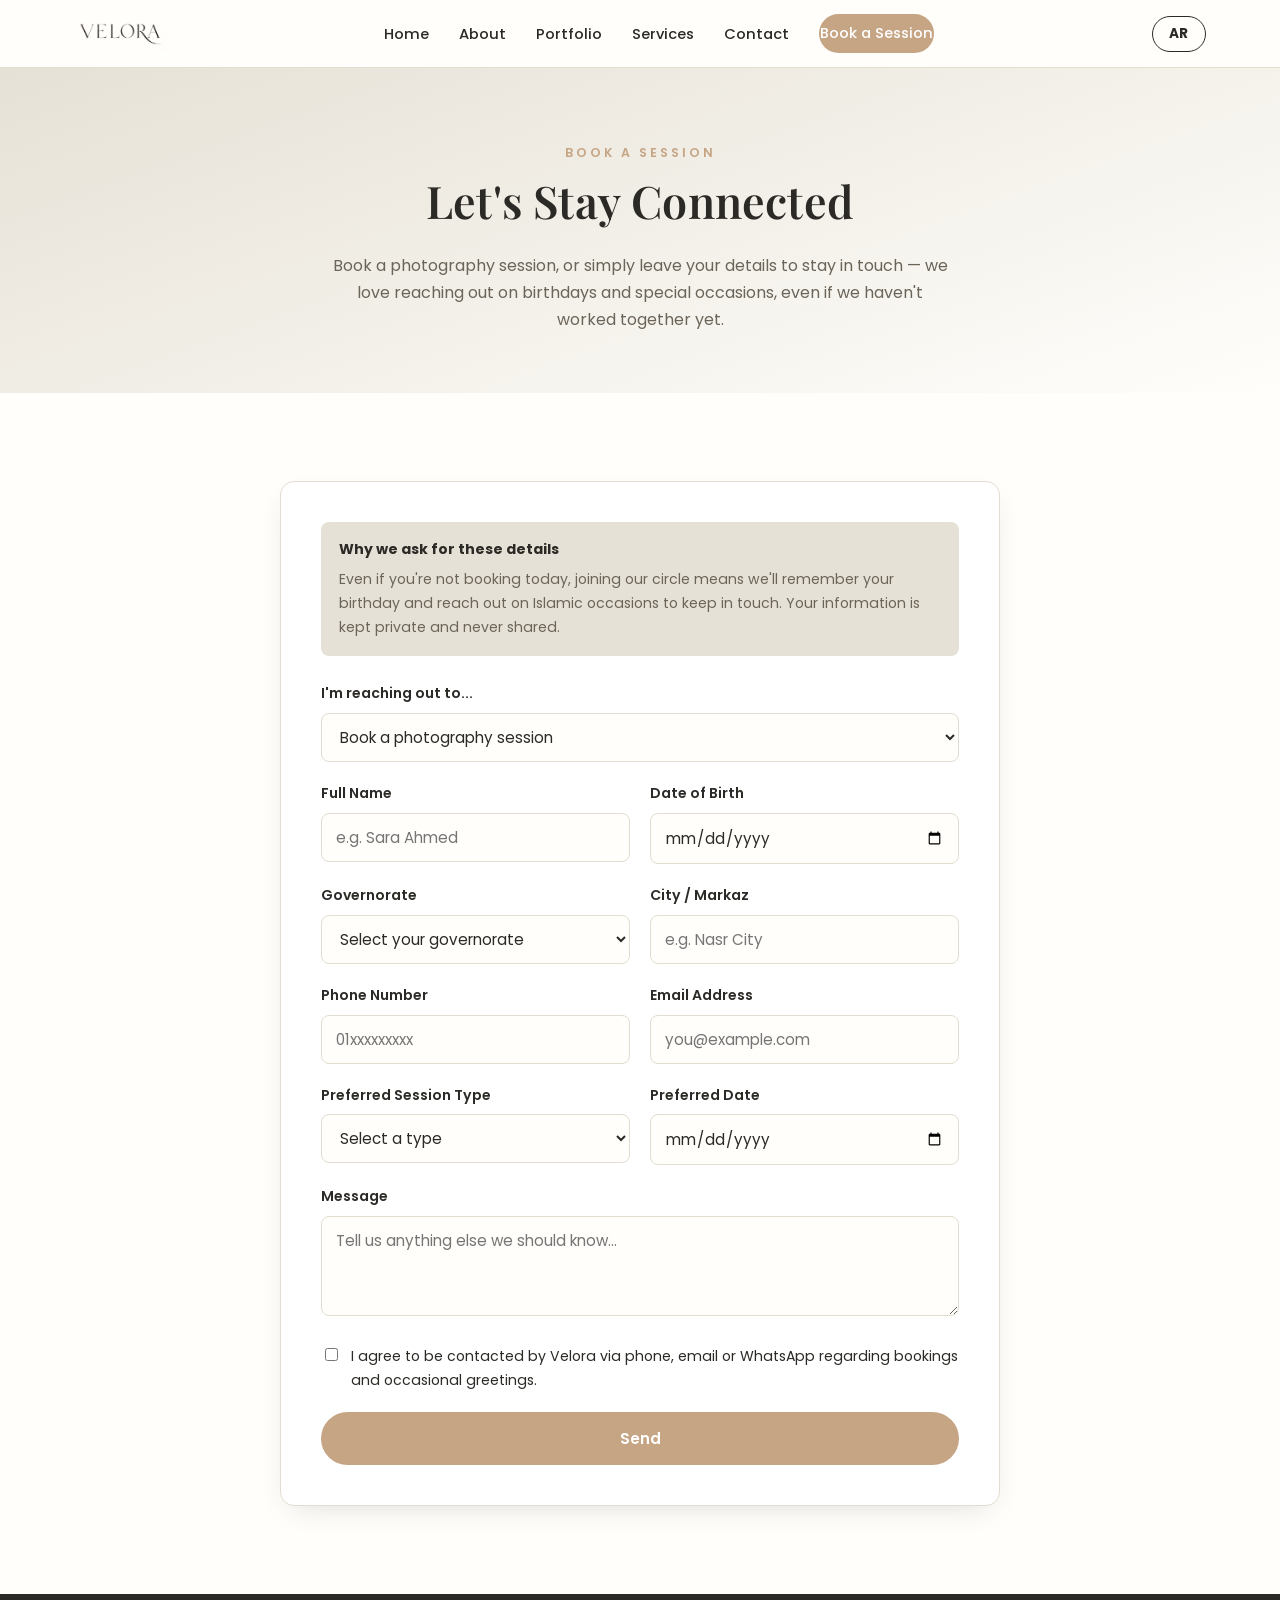
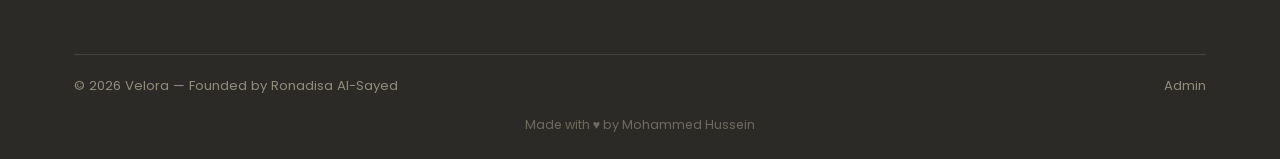
<file: booking.html>
<!DOCTYPE html>
<html lang="en">
<head>
<meta charset="UTF-8">
<meta name="viewport" content="width=device-width, initial-scale=1.0">
<title>Book a Session — Velora Photography</title>
<meta name="description" content="Book a photography session with Velora, or leave your details to stay in touch.">
<link rel="icon" type="image/svg+xml" href="assets/images/favicon.svg">
<link rel="preconnect" href="https://fonts.googleapis.com">
<link href="https://fonts.googleapis.com/css2?family=Playfair+Display:wght@500;600;700&family=Poppins:wght@300;400;500;600;700&family=Cairo:wght@400;500;600;700;800&display=swap" rel="stylesheet">
<link rel="stylesheet" href="assets/css/style.css">
</head>
<body>

<header class="site-header">
  <nav class="nav">
    <a class="brand" href="index.html">
      <img src="assets/images/velora-logo.png" alt="Velora" class="brand-logo-img">
    </a>
    <ul class="nav-links">
      <li><a href="index.html" data-i18n="nav.home">Home</a></li>
      <li><a href="about.html" data-i18n="nav.about">About</a></li>
      <li><a href="portfolio.html" data-i18n="nav.portfolio">Portfolio</a></li>
      <li><a href="services.html" data-i18n="nav.services">Services</a></li>
      <li><a href="contact.html" data-i18n="nav.contact">Contact</a></li>
      <li><a href="booking.html" class="btn btn-primary active" data-i18n="nav.booking">Book a Session</a></li>
    </ul>
    <div class="nav-actions">
      <button class="lang-toggle" type="button">AR</button>
      <button class="nav-toggle" type="button" aria-label="Menu" aria-expanded="false">
        <span></span><span></span><span></span>
      </button>
    </div>
  </nav>
</header>

<section class="page-hero">
  <div class="container">
    <span class="eyebrow" data-i18n="booking.eyebrow">Book a Session</span>
    <h1 data-i18n="booking.heroTitle">Let's Stay Connected</h1>
    <p data-i18n="booking.heroSubtitle">Book a photography session, or simply leave your details to stay in touch.</p>
  </div>
</section>

<section class="section">
  <div class="container">
    <div class="form-card">
      <div class="form-note">
        <strong data-i18n="booking.noteTitle">Why we ask for these details</strong>
        <p style="margin:6px 0 0;" data-i18n="booking.noteText">Even if you're not booking today, joining our circle means we'll remember your birthday.</p>
      </div>

      <form id="booking-form" novalidate>
        <!-- honeypot (hidden from real visitors) -->
        <div class="hp-field" aria-hidden="true">
          <label for="company_website">Company Website</label>
          <input type="text" id="company_website" name="company_website" tabindex="-1" autocomplete="off">
        </div>

        <div class="field">
          <label for="purpose" data-i18n="booking.labelPurpose">I'm reaching out to...</label>
          <select id="purpose" name="purpose" required>
            <option value="book" data-i18n="booking.optionBook">Book a photography session</option>
            <option value="contact" data-i18n="booking.optionContact">Just stay in touch</option>
          </select>
        </div>

        <div class="form-row">
          <div class="field">
            <label for="name" data-i18n="booking.labelName">Full Name</label>
            <input type="text" id="name" name="name" required data-i18n-ph="booking.phName" placeholder="e.g. Sara Ahmed">
          </div>
          <div class="field">
            <label for="dob" data-i18n="booking.labelDob">Date of Birth</label>
            <input type="date" id="dob" name="dob" required>
          </div>
        </div>

        <div class="form-row">
          <div class="field">
            <label for="governorate" data-i18n="booking.labelGovernorate">Governorate</label>
            <select id="governorate" name="governorate" required></select>
          </div>
          <div class="field">
            <label for="city" data-i18n="booking.labelCity">City / Markaz</label>
            <input type="text" id="city" name="city" required data-i18n-ph="booking.phCity" placeholder="e.g. Nasr City">
          </div>
        </div>

        <div class="form-row">
          <div class="field">
            <label for="phone" data-i18n="booking.labelPhone">Phone Number</label>
            <input type="tel" id="phone" name="phone" required data-i18n-ph="booking.phPhone" placeholder="01xxxxxxxxx">
          </div>
          <div class="field">
            <label for="email" data-i18n="booking.labelEmail">Email Address</label>
            <input type="email" id="email" name="email" required data-i18n-ph="booking.phEmail" placeholder="you@example.com">
          </div>
        </div>

        <div class="form-row">
          <div class="field" id="session-type-field">
            <label for="session-type" data-i18n="booking.labelSessionType">Preferred Session Type</label>
            <select id="session-type" name="session-type" required>
              <option value="" data-i18n="booking.phSessionType">Select a type</option>
              <option value="portrait" data-i18n="booking.optPortrait">Artistic Portraits</option>
              <option value="street" data-i18n="booking.optStreet">Street Photography</option>
              <option value="other" data-i18n="booking.optOther">Not sure yet</option>
            </select>
          </div>
          <div class="field" id="preferred-date-field">
            <label for="preferred-date" data-i18n="booking.labelPreferredDate">Preferred Date</label>
            <input type="date" id="preferred-date" name="preferred-date" required>
          </div>
        </div>

        <div class="field">
          <label for="message" data-i18n="booking.labelMessage">Message</label>
          <textarea id="message" name="message" required data-i18n-ph="booking.phMessage" placeholder="Tell us anything else..."></textarea>
        </div>

        <div class="field checkbox-field">
          <input type="checkbox" id="consent" name="consent" required>
          <label for="consent" data-i18n="booking.consentText">I agree to be contacted by Velora regarding bookings and occasional greetings.</label>
        </div>

        <button type="submit" id="submit-btn" class="btn btn-primary btn-block" data-i18n="booking.submitBtn">Send</button>

        <div id="form-msg" class="form-msg"></div>
      </form>
    </div>
  </div>
</section>

<footer class="site-footer">
  <div class="container">
    <div class="footer-bottom">
      <span>&copy; <span class="js-year">2026</span> Velora — <span data-i18n="footer.founder">Founded by Ronadisa Al-Sayed</span></span>
      <a href="login.html" data-i18n="footer.admin">Admin</a>
    </div>
    <div class="footer-credit">Made with &#9829;&#65039; by Mohammed Hussein</div>
  </div>
</footer>

<script src="assets/js/i18n.js"></script>
<script src="assets/js/governorates.js"></script>
<script src="assets/js/firebase-config.js"></script>
<script src="assets/js/main.js"></script>
<script src="assets/js/booking.js"></script>
</body>
</html>
</file>
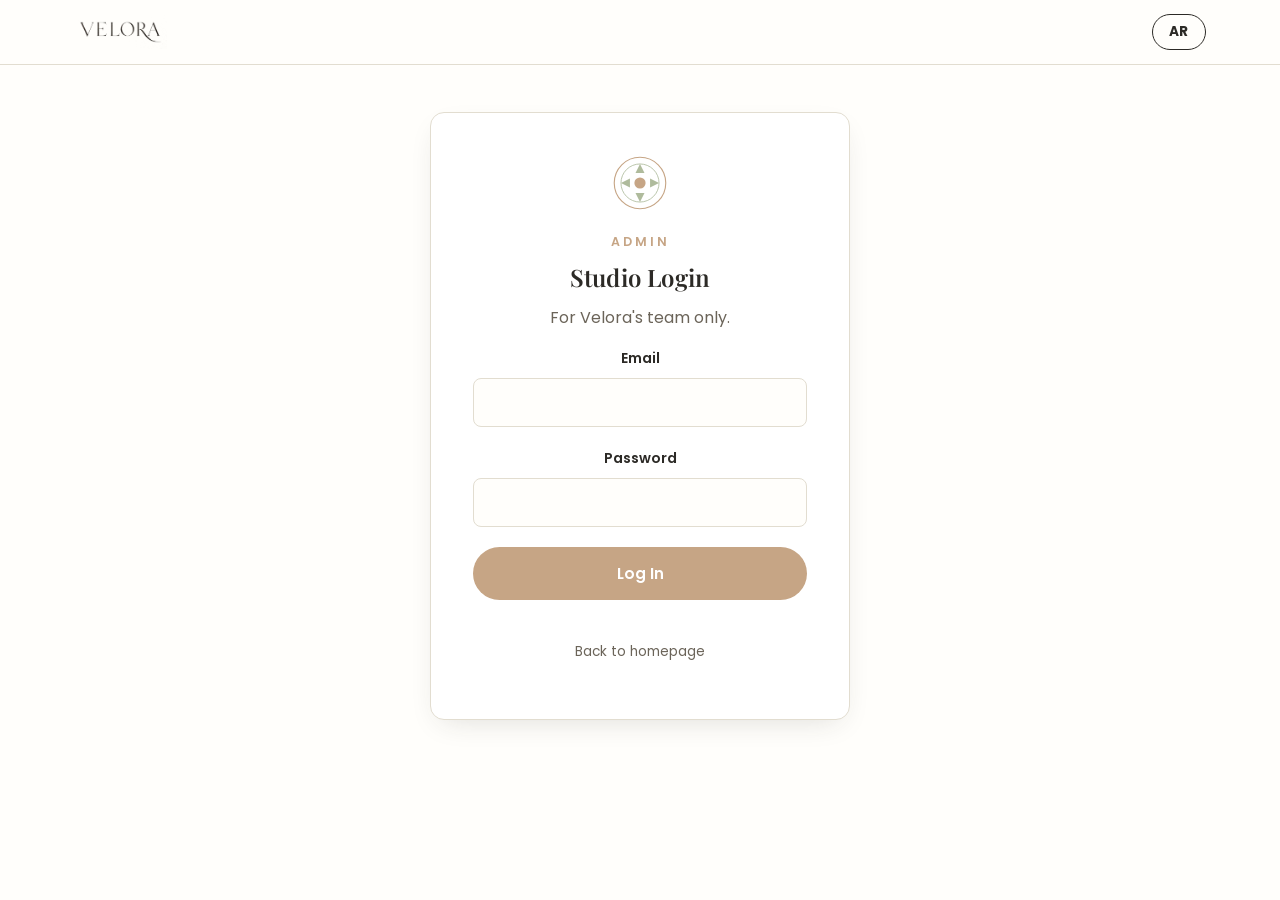
<file: login.html>
<!DOCTYPE html>
<html lang="en">
<head>
<meta charset="UTF-8">
<meta name="viewport" content="width=device-width, initial-scale=1.0">
<title>Studio Login — Velora</title>
<meta name="robots" content="noindex">
<link rel="icon" type="image/svg+xml" href="assets/images/favicon.svg">
<link rel="preconnect" href="https://fonts.googleapis.com">
<link href="https://fonts.googleapis.com/css2?family=Playfair+Display:wght@500;600;700&family=Poppins:wght@300;400;500;600;700&family=Cairo:wght@400;500;600;700;800&display=swap" rel="stylesheet">
<link rel="stylesheet" href="assets/css/style.css">
</head>
<body>

<header class="site-header">
  <nav class="nav">
    <a class="brand" href="index.html">
      <img src="assets/images/velora-logo.png" alt="Velora" class="brand-logo-img">
    </a>
    <ul class="nav-links"></ul>
    <div class="nav-actions">
      <button class="lang-toggle" type="button">AR</button>
    </div>
  </nav>
</header>

<div class="auth-wrap">
  <div class="auth-card">
    <img src="assets/images/logo-mark.svg" alt="Velora">
    <span class="eyebrow" data-i18n="login.eyebrow">Admin</span>
    <h2 data-i18n="login.title">Studio Login</h2>
    <p data-i18n="login.subtitle">For Velora's team only.</p>

    <form id="login-form">
      <div class="field">
        <label for="login-email" data-i18n="login.labelEmail">Email</label>
        <input type="email" id="login-email" name="login-email" required autocomplete="username">
      </div>
      <div class="field">
        <label for="login-password" data-i18n="login.labelPassword">Password</label>
        <input type="password" id="login-password" name="login-password" required autocomplete="current-password">
      </div>
      <button type="submit" id="login-submit" class="btn btn-primary btn-block" data-i18n="login.submitBtn">Log In</button>
      <div id="login-msg" class="form-msg"></div>
    </form>

    <p class="mt-40" style="font-size:0.85rem;">
      <a href="index.html" data-i18n="login.back">Back to homepage</a>
    </p>
  </div>
</div>

<script src="assets/js/i18n.js"></script>
<script src="assets/js/governorates.js"></script>
<script src="assets/js/firebase-config.js"></script>
<script src="assets/js/main.js"></script>
<script src="assets/js/login.js"></script>
</body>
</html>
</file>
<file: assets/css/style.css>
/* =========================================================
   Velora — Photography Studio
   Palette: off-white #fffefb | light orange #e6e1d6
            gray green #afbb9c | gray orange #c6a585
   ========================================================= */

:root{
  --c-bg:        #fffefb;
  --c-bg-alt:    #e6e1d6;
  --c-green:     #afbb9c;
  --c-orange:    #c6a585;
  --c-text:      #2c2a26;
  --c-text-soft: #6b6459;
  --c-white:     #ffffff;
  --c-border:    #e2ddd0;

  --font-en-display: 'Playfair Display', 'Cairo', serif;
  --font-en-body:    'Poppins', 'Cairo', sans-serif;
  --font-ar:         'Cairo', 'Poppins', sans-serif;

  --radius: 14px;
  --radius-sm: 8px;
  --shadow-soft: 0 10px 30px -12px rgba(44,42,38,0.18);
  --shadow-card: 0 6px 20px -8px rgba(44,42,38,0.15);
  --transition: 0.28s ease;
  --max-width: 1180px;
}

*{ box-sizing: border-box; }
html{ scroll-behavior: smooth; }

body{
  margin: 0;
  background: var(--c-bg);
  color: var(--c-text);
  font-family: var(--font-en-body);
  font-size: 16px;
  line-height: 1.7;
  -webkit-font-smoothing: antialiased;
}

html[lang="ar"] body{ font-family: var(--font-ar); }
html[dir="rtl"] { direction: rtl; }

h1,h2,h3,h4{
  font-family: var(--font-en-display);
  font-weight: 600;
  line-height: 1.25;
  margin: 0 0 0.5em;
  color: var(--c-text);
  letter-spacing: 0.2px;
}
html[lang="ar"] h1, html[lang="ar"] h2, html[lang="ar"] h3, html[lang="ar"] h4{
  font-family: var(--font-ar);
  font-weight: 700;
}

p{ margin: 0 0 1em; color: var(--c-text-soft); }
a{ color: inherit; text-decoration: none; }
img{ max-width: 100%; display:block; }
ul{ margin:0; padding:0; }
button{ font-family: inherit; cursor: pointer; }

.container{
  max-width: var(--max-width);
  margin: 0 auto;
  padding: 0 24px;
}

.eyebrow{
  display:inline-block;
  font-size: 0.78rem;
  letter-spacing: 3px;
  text-transform: uppercase;
  color: var(--c-orange);
  font-weight: 600;
  margin-bottom: 10px;
}
html[lang="ar"] .eyebrow{ letter-spacing: 1px; }
/* Alternating sections already use a tinted background for rhythm down
   the page — tying the kicker color to that same alternation adds more
   of the brand green without touching the primary (orange) action color
   used on buttons and links. */
.section-alt .eyebrow{ color: var(--c-green); }

.section{ padding: 88px 0; }
.section-sm{ padding: 56px 0; }
.section-alt{ background: var(--c-bg-alt); }
.text-center{ text-align: center; }
.section-head{ max-width: 680px; margin: 0 auto 48px; text-align:center; }

/* ---------- Buttons ---------- */
.btn{
  display: inline-flex;
  align-items: center;
  gap: 8px;
  padding: 14px 30px;
  border-radius: 999px;
  font-weight: 600;
  font-size: 0.95rem;
  border: 1.5px solid transparent;
  transition: var(--transition);
  white-space: nowrap;
}
.btn-primary{ background: var(--c-orange); color: #fff; }
.btn-primary:hover{ background: #b18f6f; transform: translateY(-2px); box-shadow: var(--shadow-card); }
.btn-outline{ background: transparent; border-color: var(--c-text); color: var(--c-text); }
.btn-outline:hover{ background: var(--c-text); color: #fff; }
.btn-light{ background: var(--c-white); color: var(--c-text); }
.btn-light:hover{ background: var(--c-green); color:#fff; }
.btn-block{ width:100%; justify-content:center; }
.btn:disabled{ opacity:0.6; cursor:not-allowed; transform:none !important; }

/* ---------- Header / Nav ---------- */
.site-header{
  position: sticky; top:0; z-index: 500;
  background: rgba(255,254,251,0.92);
  backdrop-filter: blur(8px);
  border-bottom: 1px solid var(--c-border);
}
.nav{
  display:flex; align-items:center; justify-content:space-between;
  padding: 14px 24px;
  max-width: var(--max-width);
  margin: 0 auto;
}
.brand{ display:flex; align-items:center; gap:10px; }
.brand img{ width: 38px; height:38px; }
.brand .wordmark{
  font-family: var(--font-en-display);
  font-size: 1.5rem; font-weight:700; letter-spacing: 1px;
  color: var(--c-text);
}
html[lang="ar"] .brand .wordmark{ font-family: var(--font-ar); }
.brand img.brand-logo-img{ width: auto; height: 34px; }
@media (max-width: 480px){ .brand img.brand-logo-img{ height: 28px; } }

.nav-links{
  display:flex; align-items:center; gap: 30px;
  list-style:none;
}
.nav-links a{
  font-size: 0.92rem; font-weight: 500; color: var(--c-text);
  position: relative; padding: 6px 0;
  transition: var(--transition);
}
.nav-links a:not(.btn):hover, .nav-links a.active:not(.btn){ color: var(--c-orange); }
/* The "Book a Session" nav item is a solid-color pill (.btn-primary), so it
   always keeps white text for contrast — never the same brown/orange used
   for plain text links, and never a color matching its own background. */
.nav-links a.btn{ color: #fff; }
.nav-links a.active:not(.btn)::after{
  content:''; position:absolute; bottom:-2px; left:0; right:0; height:2px;
  background: var(--c-orange); border-radius: 2px;
}
.nav-actions{ display:flex; align-items:center; gap: 14px; }

.lang-toggle{
  border: 1.5px solid var(--c-text); background: transparent;
  color: var(--c-text); border-radius: 999px; padding: 7px 16px;
  font-size: 0.85rem; font-weight: 700; letter-spacing: 0.5px;
  transition: var(--transition);
}
.lang-toggle:hover{ background: var(--c-text); color: #fff; }

.nav-toggle{
  display:none; background:none; border:none; flex-direction:column; gap:5px; padding: 6px;
}
.nav-toggle span{ width:24px; height:2px; background: var(--c-text); border-radius:2px; }

@media (max-width: 880px){
  .nav-links{
    position:absolute; top:100%; left:0; right:0;
    background: var(--c-bg); flex-direction:column; align-items:flex-start;
    padding: 20px 24px; gap: 18px; border-bottom: 1px solid var(--c-border);
    display:none; box-shadow: var(--shadow-soft);
  }
  .nav-links.open{ display:flex; }
  .nav-toggle{ display:flex; }
}

/* ---------- Hero ---------- */
.hero{
  position: relative;
  padding: 130px 0 110px;
  overflow: hidden;
  background: linear-gradient(160deg, var(--c-bg) 0%, var(--c-bg-alt) 100%);
}
.hero-blob{
  position:absolute; border-radius:50%; filter: blur(10px); opacity:0.55;
  animation: float 12s ease-in-out infinite;
}
.hero-blob.b1{ width:340px; height:340px; background: var(--c-green); top:-120px; right:-90px; }
.hero-blob.b2{ width:260px; height:260px; background: var(--c-orange); bottom:-100px; left:-80px; animation-delay: 2s; }
@keyframes float{ 0%,100%{ transform: translateY(0) scale(1); } 50%{ transform: translateY(-22px) scale(1.05); } }

.hero.has-photo{ background-size: cover; background-position: center; }
.hero.has-photo::after{
  content:''; position:absolute; inset:0; z-index:1;
  background: linear-gradient(180deg, rgba(20,18,15,0.45), rgba(20,18,15,0.6));
}
.hero.has-photo .hero-blob{ display:none; }
.hero.has-photo h1, .hero.has-photo .hero-sub{ color:#fff; }
.hero.has-photo .hero-sub{ color: rgba(255,255,255,0.9); }
.hero-inner{ position:relative; z-index:2; text-align:center; max-width: 780px; margin: 0 auto; }
.hero-mark{ width: 74px; height:74px; margin: 0 auto 22px; opacity:0.9; }
.hero h1{ font-size: clamp(2.3rem, 5vw, 3.6rem); margin-bottom: 14px; }
.hero .hero-sub{ font-size: 1.15rem; color: var(--c-text-soft); margin-bottom: 34px; }
.hero-ctas{ display:flex; justify-content:center; gap:16px; flex-wrap:wrap; }

.page-hero{
  padding: 70px 0 60px;
  background: linear-gradient(160deg, var(--c-bg-alt) 0%, var(--c-bg) 100%);
  text-align:center;
}
.page-hero h1{ font-size: clamp(2rem, 4vw, 2.8rem); }
.page-hero p{ max-width: 620px; margin: 0 auto; }

/* ---------- Cards / Grids ---------- */
.grid{ display:grid; gap: 28px; }
.grid-2{ grid-template-columns: repeat(2,1fr); }
.grid-3{ grid-template-columns: repeat(3,1fr); }
.grid-4{ grid-template-columns: repeat(4,1fr); }
@media (max-width: 980px){ .grid-4{ grid-template-columns: repeat(2,1fr); } .grid-3{ grid-template-columns: repeat(2,1fr);} }
@media (max-width: 640px){ .grid-2,.grid-3,.grid-4{ grid-template-columns: 1fr; } }

.card{
  background: var(--c-white);
  border: 1px solid var(--c-border);
  border-radius: var(--radius);
  padding: 32px 26px;
  transition: var(--transition);
}
.card:hover{ transform: translateY(-4px); box-shadow: var(--shadow-card); }
.card .icon{
  width: 52px; height:52px; border-radius: 50%;
  background: rgba(175,187,156,0.28); display:flex; align-items:center; justify-content:center;
  margin-bottom: 18px; font-size: 1.4rem;
}
.card h3{ font-size: 1.15rem; margin-bottom: 8px; }
.card p{ margin:0; font-size: 0.95rem; }

/* ---------- Value pills ---------- */
.value-card{ text-align:center; }
.value-card .icon{ margin: 0 auto 18px; }

/* ---------- About / split sections ---------- */
.split{ display:grid; grid-template-columns: 1fr 1fr; gap: 56px; align-items:center; }
@media (max-width: 860px){ .split{ grid-template-columns: 1fr; } }
.visual-panel{
  border-radius: var(--radius);
  background: linear-gradient(145deg, var(--c-green), var(--c-orange));
  aspect-ratio: 4/5;
  display:flex; align-items:center; justify-content:center;
  position: relative; overflow:hidden;
}
.visual-panel::before{
  content:''; position:absolute; inset:14px; border: 1.5px solid rgba(255,255,255,0.55); border-radius: 10px;
}
.visual-panel .vp-mark{ width: 90px; height:90px; opacity:0.9; filter: drop-shadow(0 6px 14px rgba(0,0,0,0.15)); }
.visual-panel.has-photo{ background-size: cover; background-position: center; }
.visual-panel.has-photo::before{ display:none; }
.visual-panel.has-photo .vp-mark{ display:none; }

/* ---------- Portfolio placeholder tiles ---------- */
.portfolio-filters{ display:flex; justify-content:center; gap: 12px; flex-wrap:wrap; margin-bottom: 40px; }
.filter-btn{
  border: 1.5px solid var(--c-border); background: var(--c-white); color: var(--c-text-soft);
  padding: 9px 20px; border-radius: 999px; font-size: 0.88rem; font-weight:600; transition: var(--transition);
}
.filter-btn.active, .filter-btn:hover{ background: var(--c-green); color: #fff; border-color: var(--c-green); }

.gallery-grid{ display:grid; grid-template-columns: repeat(3,1fr); gap: 22px; }
@media (max-width: 900px){ .gallery-grid{ grid-template-columns: repeat(2,1fr); } }
@media (max-width: 560px){ .gallery-grid{ grid-template-columns: 1fr; } }

.gallery-tile{
  position: relative; aspect-ratio: 4/5; border-radius: var(--radius);
  overflow:hidden; display:flex; align-items:flex-end; padding: 22px;
  transition: var(--transition);
}
.gallery-tile:hover{ transform: translateY(-5px); box-shadow: var(--shadow-card); }
.gallery-tile::before{
  content:''; position:absolute; inset:0; opacity:0.9;
}
.gallery-tile .tile-icon{
  position:absolute; top:24px; inset-inline-end:24px; width:34px; height:34px; opacity:0.85;
}
.gallery-tile .tile-label{
  position:relative; z-index:2; color:#fff; font-family: var(--font-en-display); font-size:1.2rem; font-weight:600;
}
html[lang="ar"] .gallery-tile .tile-label{ font-family: var(--font-ar); }
.tile-1::before{ background: linear-gradient(160deg, #afbb9c, #7f8f6c); }
.tile-2::before{ background: linear-gradient(160deg, #c6a585, #9c7a5c); }
.tile-3::before{ background: linear-gradient(160deg, #e6e1d6, #afbb9c); }
.tile-4::before{ background: linear-gradient(160deg, #c6a585, #afbb9c); }
.tile-5::before{ background: linear-gradient(160deg, #9c7a5c, #c6a585); }
.tile-6::before{ background: linear-gradient(160deg, #7f8f6c, #afbb9c); }

/* ---------- Process steps ---------- */
.steps{ display:grid; grid-template-columns: repeat(4,1fr); gap: 24px; counter-reset: step; }
@media (max-width: 860px){ .steps{ grid-template-columns: repeat(2,1fr); } }
@media (max-width: 560px){ .steps{ grid-template-columns: 1fr; } }
.step{ text-align:center; position:relative; }
.step .num{
  width: 46px; height:46px; border-radius:50%; background: var(--c-green); color:#fff;
  display:flex; align-items:center; justify-content:center; font-weight:700; margin: 0 auto 16px;
}

/* ---------- CTA banner ---------- */
.cta-banner{
  background: linear-gradient(135deg, var(--c-green), var(--c-orange));
  border-radius: var(--radius); padding: 56px 40px; text-align:center; color:#fff;
  margin: 0 auto;
}
.cta-banner h2{ color:#fff; }
.cta-banner p{ color: rgba(255,255,255,0.9); }

/* ---------- Forms ---------- */
.form-card{
  background: var(--c-white); border:1px solid var(--c-border); border-radius: var(--radius);
  padding: 40px; box-shadow: var(--shadow-soft); max-width: 720px; margin: 0 auto;
}
.form-row{ display:grid; grid-template-columns: 1fr 1fr; gap: 20px; }
@media (max-width: 640px){ .form-row{ grid-template-columns: 1fr; } }
.field{ margin-bottom: 20px; }
.field label{ display:block; font-size: 0.88rem; font-weight:600; margin-bottom: 7px; color: var(--c-text); }
.field .hint{ font-size: 0.78rem; color: var(--c-text-soft); margin-top: 5px; }
.field input, .field select, .field textarea{
  width: 100%; padding: 12px 14px; border: 1.5px solid var(--c-border); border-radius: var(--radius-sm);
  font-family: inherit; font-size: 0.95rem; background: var(--c-bg); color: var(--c-text);
  transition: var(--transition);
}
.field input:focus, .field select:focus, .field textarea:focus{
  outline: none; border-color: var(--c-orange); background: #fff;
}
.field textarea{ resize: vertical; min-height: 100px; }
.checkbox-field{ display:flex; align-items:flex-start; gap: 10px; }
.checkbox-field input{ width:auto; margin-top: 3px; }
.checkbox-field label{ font-weight:400; font-size: 0.88rem; margin:0; }

.form-note{
  background: var(--c-bg-alt); border-radius: var(--radius-sm); padding: 16px 18px;
  font-size: 0.88rem; margin-bottom: 26px; color: var(--c-text);
}
/* Visually-hidden honeypot field. Uses the clip/1px pattern instead of a
   large negative "left" offset — a huge left:-9999px badly overflows the
   page's horizontal scroll area on RTL (Arabic) pages, which can push all
   real content off-screen and make the whole page look blank. */
.hp-field{
  position:absolute; width:1px; height:1px; overflow:hidden;
  clip:rect(0,0,0,0); white-space:nowrap; padding:0; margin:-1px; border:0; opacity:0;
}

.form-msg{ padding: 14px 16px; border-radius: var(--radius-sm); font-size: 0.9rem; margin-top: 18px; display:none; }
.form-msg.show{ display:block; }
.form-msg.success{ background: #e8f2e4; color: #3d5c34; border: 1px solid #c7e0bc; }
.form-msg.error{ background: #fbe9e7; color: #8a3b32; border: 1px solid #f3c8c2; }

/* ---------- Contact info cards ---------- */
.contact-methods{ display:grid; grid-template-columns: repeat(3,1fr); gap: 22px; }
@media (max-width: 860px){ .contact-methods{ grid-template-columns: 1fr; } }
.contact-methods .card{ text-align:center; }
.social-row{ display:flex; justify-content:center; gap: 14px; margin-top: 10px; }
.social-row a{
  width: 42px; height:42px; border-radius:50%; background: var(--c-bg-alt);
  display:flex; align-items:center; justify-content:center; transition: var(--transition);
}
.social-row a:hover{ background: var(--c-orange); color:#fff; }

/* ---------- Footer ---------- */
.site-footer{ background: #2c2a26; color: #d8d3c8; padding: 60px 0 24px; }
.footer-grid{ display:grid; grid-template-columns: 2fr 1fr 1fr; gap: 40px; margin-bottom: 40px; }
@media (max-width: 760px){ .footer-grid{ grid-template-columns: 1fr; gap: 30px; } }
.footer-grid h4{ color:#fff; font-size: 1rem; margin-bottom: 16px; }
.footer-grid p{ color: #b7b1a3; }
.footer-links{ list-style:none; display:flex; flex-direction:column; gap:10px; }
.footer-links a{ color:#b7b1a3; font-size: 0.9rem; transition: var(--transition); }
.footer-links a:hover{ color: var(--c-orange); }
.footer-bottom{
  border-top: 1px solid rgba(255,255,255,0.12); padding-top: 20px;
  display:flex; justify-content:space-between; align-items:center; flex-wrap:wrap; gap:10px;
  font-size: 0.82rem; color: #918b7d;
}
.footer-bottom a{ color: #918b7d; }
.footer-bottom a:hover{ color: var(--c-orange); }
.footer-credit{ text-align:center; margin-top:16px; font-size:0.78rem; color:#6f6a5e; }

/* ---------- Admin / Login ---------- */
.auth-wrap{ min-height: 78vh; display:flex; align-items:center; justify-content:center; padding: 40px 20px; }
.auth-card{ width: 100%; max-width: 420px; background:#fff; border:1px solid var(--c-border); border-radius: var(--radius); padding: 42px; box-shadow: var(--shadow-soft); text-align:center; }
.auth-card img{ width:56px; margin: 0 auto 16px; }

.admin-header{ display:flex; justify-content:space-between; align-items:center; flex-wrap:wrap; gap:16px; margin-bottom: 30px; }
.stat-row{ display:grid; grid-template-columns: repeat(4,1fr); gap: 20px; margin-bottom: 34px; }
@media (max-width: 860px){ .stat-row{ grid-template-columns: repeat(2,1fr); } }
.stat-card{ background:#fff; border:1px solid var(--c-border); border-radius: var(--radius); padding: 22px; text-align:center; }
.stat-card .num{ font-size: 2rem; font-weight:700; font-family: var(--font-en-display); color: var(--c-orange); }
.stat-card .lbl{ font-size: 0.82rem; color: var(--c-text-soft); }

.toolbar{ display:flex; justify-content:space-between; align-items:center; gap: 16px; flex-wrap:wrap; margin-bottom: 18px; }
.toolbar input[type="search"]{
  padding: 10px 16px; border-radius: 999px; border: 1.5px solid var(--c-border); width: 260px; font-family:inherit;
}
.table-wrap{ overflow-x:auto; background:#fff; border-radius: var(--radius); border: 1px solid var(--c-border); }
table{ width:100%; border-collapse: collapse; font-size: 0.88rem; min-width: 900px; }
th, td{ padding: 12px 16px; text-align: left; border-bottom: 1px solid var(--c-border); white-space: nowrap; }
/* Table columns auto-size to content, so the max-width has to live on an
   inner inline-block span — a max-width on the <td> itself is ignored by
   the browser's table layout and the column just grows to fit the text. */
.msg-cell{ cursor: help; }
.msg-cell .msg-inner{
  display: inline-block; vertical-align: middle;
  white-space: nowrap; overflow: hidden; text-overflow: ellipsis;
  max-width: 220px;
}
.msg-cell.msg-empty{ color: var(--c-text-soft); cursor: default; }
html[dir="rtl"] th, html[dir="rtl"] td{ text-align: right; }
th{ background: var(--c-bg-alt); cursor:pointer; font-weight:700; user-select:none; }
tr:hover td{ background: #faf9f6; }
.badge{ padding: 3px 10px; border-radius: 999px; font-size: 0.75rem; font-weight:600; }
.badge.book{ background:#e8f2e4; color:#3d5c34; }
.badge.contact{ background:#eee7f7; color:#5a3f8a; }

.contact-link{ color: var(--c-text); text-decoration: underline; text-decoration-color: var(--c-border); }
.contact-link:hover{ color: var(--c-orange); }
.wa-link{ text-decoration:none; margin-inline-start:4px; }
.btn-icon{
  background: transparent; border: 1px solid var(--c-border); border-radius: 8px;
  padding: 6px 10px; font-size: 0.95rem; cursor: pointer; transition: var(--transition);
  line-height: 1;
}
.btn-icon:hover{ background:#fbe9e9; border-color:#e3a5a5; }
.birthday-tag{ background: var(--c-orange); color:#fff; padding:2px 9px; border-radius:999px; font-size:0.72rem; margin-inline-start:8px; }
.empty-state{ text-align:center; padding: 60px 20px; color: var(--c-text-soft); }

.loader{
  width: 28px; height:28px; border-radius:50%; border: 3px solid var(--c-border); border-top-color: var(--c-orange);
  animation: spin 0.8s linear infinite; margin: 0 auto;
}
@keyframes spin{ to{ transform: rotate(360deg); } }

/* ---------- Dynamic gallery tiles (real photos from admin) ---------- */
.gallery-tile.tile-dynamic{ background-size: cover; background-position: center; }
.tile-overlay{
  position:absolute; inset:0;
  background: linear-gradient(180deg, rgba(0,0,0,0) 45%, rgba(0,0,0,0.6) 100%);
}

/* ---------- Lightbox (full-size photo viewer) ---------- */
.lightbox-overlay{
  position: fixed; inset:0; z-index: 2000;
  background: rgba(15,14,12,0.94);
  display:none; align-items:center; justify-content:center;
  padding: 60px 70px;
}
.lightbox-overlay.open{ display:flex; }
.lightbox-figure{ margin:0; display:flex; flex-direction:column; align-items:center; max-width:100%; max-height:100%; }
.lightbox-img{
  max-width: 88vw; max-height: 80vh; object-fit: contain;
  border-radius: 10px; box-shadow: 0 20px 60px rgba(0,0,0,0.5);
  background: rgba(255,255,255,0.03);
}
.lightbox-caption{ color:#f0ede6; text-align:center; margin-top:16px; font-size:0.95rem; max-width:70vw; }
.lightbox-close{
  position:absolute; top:18px; inset-inline-end:22px;
  background:transparent; border:none; color:#fff; font-size:2.2rem; line-height:1;
  cursor:pointer; opacity:0.85; transition: var(--transition);
}
.lightbox-close:hover{ opacity:1; transform: scale(1.08); }
.lightbox-nav{
  position:absolute; top:50%; transform: translateY(-50%);
  background: rgba(255,255,255,0.1); border: 1.5px solid rgba(255,255,255,0.35); color:#fff;
  width:52px; height:52px; border-radius:50%; font-size:1.8rem; line-height:1;
  cursor:pointer; transition: var(--transition); display:flex; align-items:center; justify-content:center;
}
.lightbox-nav:hover{ background: rgba(255,255,255,0.22); }
.lightbox-prev{ left: 18px; }
.lightbox-next{ right: 18px; }
@media (max-width: 640px){
  .lightbox-overlay{ padding: 90px 16px; }
  .lightbox-nav{ width:42px; height:42px; font-size:1.4rem; }
  .lightbox-prev{ left:8px; }
  .lightbox-next{ right:8px; }
}

/* ---------- Admin sub-navigation ---------- */
.admin-subnav{ display:flex; gap:10px; flex-wrap:wrap; margin-bottom:34px; }
.admin-subnav a{
  padding:8px 18px; border-radius:999px; border:1.5px solid var(--c-border);
  font-size:0.85rem; font-weight:600; color: var(--c-text-soft); transition: var(--transition);
}
.admin-subnav a:hover{ background: var(--c-text); color:#fff; border-color: var(--c-text); }

/* Utility */
.mt-40{ margin-top: 40px; }
.hidden{ display:none !important; }
</file>
